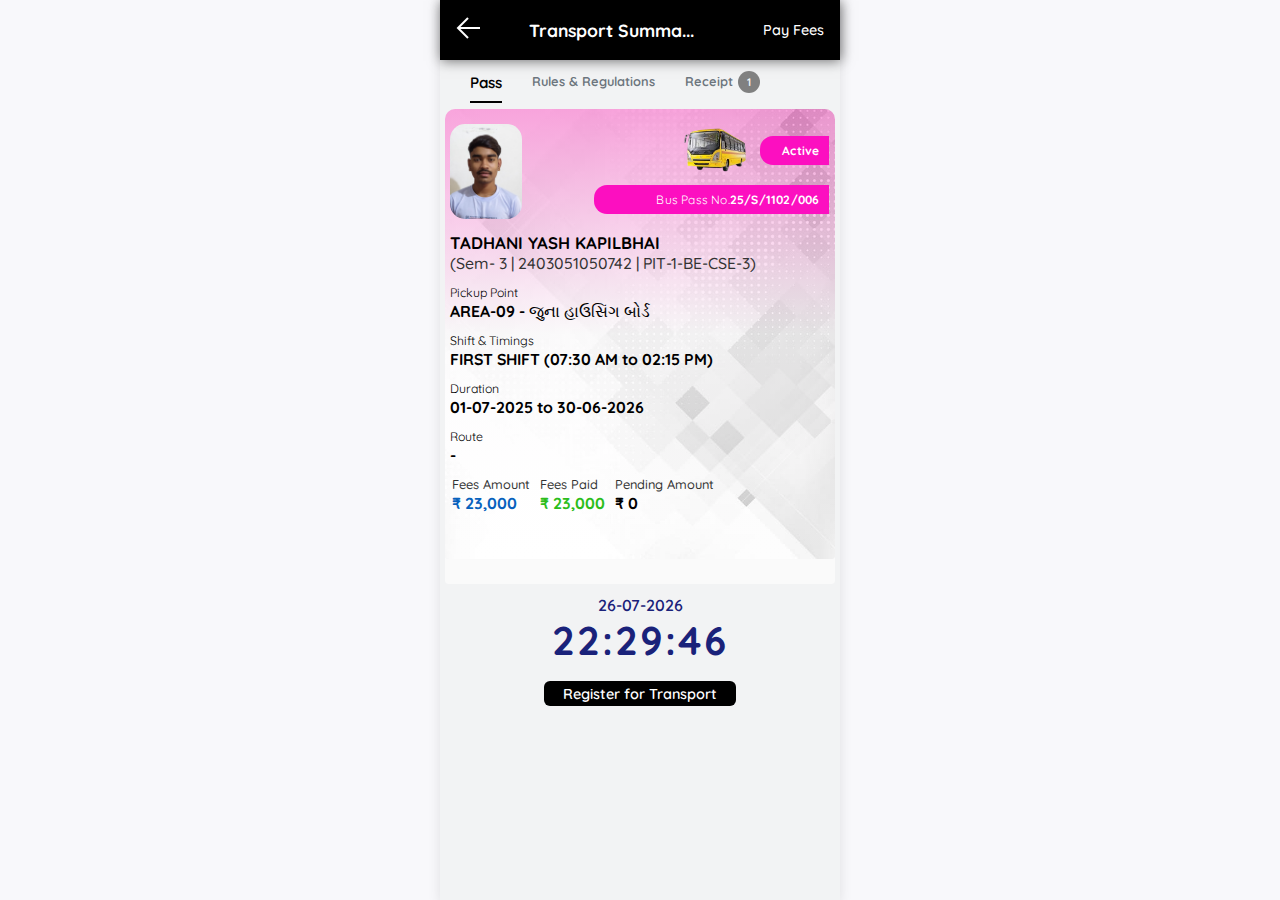
<file: index.html>
<!DOCTYPE html>
<html lang="en">
<head>
    <meta charset="UTF-8">
    <meta name="viewport" content="width=device-width, initial-scale=1.0">
    <title>Bus Pass Clone</title>
    <link rel="preconnect" href="https://fonts.googleapis.com">
    <link rel="preconnect" href="https://fonts.gstatic.com" crossorigin>
    <link href="https://fonts.googleapis.com/css2?family=Quicksand:wght@400;500;600;700&display=swap" rel="stylesheet">
    <link rel="stylesheet" href="style.css">
</head>
<body>
    <div class="container">
        <header class="header">
            <span class="arrow"><img src="arr2.png" alt=""></span> 
            <span class="title" style="margin-left: -20px; font-weight: 700;" >Transport Summa...</span>
            <span class="pay-fees" >Pay Fees</span>
        </header>

        <nav class="nav">
            <li class="active">Pass</li>
            <li>Rules & Regulations</li>
            <li class="leble">Receipt <li class="ys" style="margin-left: 5px; font-size: 0.69rem;">1</li></li>
           
        </nav>

        <main class="pass-card">
            <div class="card-top">
                <img class="student-photo" src="yash.jpeg" alt="Student Photo">
                <div class="bus-details">
                    <div class="bus-status">
                        <img class="bus-icon" src="newbus.png" alt="Bus Icon">
                        <button class="status-btn active-btn"> <strong> Active </strong> </button>
                    </div>
                    <button class="status-btn pass-no-btn">Bus Pass No. <strong>25/S/1102/006</strong></button>
                </div>
            </div>

            <div class="card-info">
                <div class="info-item">
                    <p class="name"><strong>TADHANI YASH KAPILBHAI</strong></p>
                    <p class="details">(Sem- 3 | 2403051050742 | PIT-1-BE-CSE-3)</p>
                </div>
                <div class="info-item">
                    <span class="label">Pickup Point</span>
                    <p><strong>AREA-09 -</strong> <span style="font-weight: 400;">જુના હાઉસિંગ બોર્ડ</span></p>
                </div>
                <div class="info-item">
                    <span class="label">Shift & Timings</span>
                    <p><strong>FIRST SHIFT (07:30 AM to 02:15 PM)</strong></p>
                </div>
                <div class="info-item">
                    <span class="label">Duration</span>
                    <p><strong>01-07-2025 to 30-06-2026</strong></p>
                </div>
                <div class="info-item">
                    <span class="label">Route</span>
                    <p><strong>-</strong></p>
                </div>
            </div>

            <div class="fees-section">
                <div class="fee-item">
                    <span class="label">Fees Amount</span>
                    <p class="amount blue">&#8377; 23,000</p>
                </div>
                <div class="fee-item">
                    <span class="label">Fees Paid</span>
                    <p class="amount green">&#8377; 23,000</p>
                </div>
                <div class="fee-item">
                    <span class="label">Pending Amount</span>
                    <p class="amount black">&#8377; 0</p>
                </div>
            </div>
        </main>



        <section class="time-section">
            <div id="date-display"></div>
            <div id="time-display"></div>
        </section>

        <button class="register-btn">Register for Transport</button>
    </div>

    <div class="tb">
  <div id="photoModal" class="modal">
    <div class="circle-container">
        <div class="circle-outline"></div>
 <div class="student-capsule">
        <img class="modal-content" id="zoomedPhoto">
    </div>
</div>
     </div>
</div>

    
    <script>
        function updateClock() {
            const now = new Date();
            const dateOptions = { day: '2-digit', month: '2-digit', year: 'numeric' };
            document.getElementById('date-display').textContent = now.toLocaleDateString('en-GB', dateOptions).replace(/\//g, '-');
            
            const timeOptions = { hour: '2-digit', minute: '2-digit', second: '2-digit', hour12: false };
            document.getElementById('time-display').textContent = now.toLocaleTimeString('en-GB', timeOptions);
        }
        setInterval(updateClock, 1000);
        updateClock(); // Initial call

        // Tab switching logic
        document.querySelectorAll('.nav li').forEach(item => {
            item.addEventListener('click', function() {
                document.querySelector('.nav li.active').classList.remove('active');
                this.classList.add('active');
            });
        });

                  // ADDED: JavaScript for Photo Zoom Feature
        const modal = document.getElementById("photoModal");
        const studentPhoto = document.querySelector(".student-photo");
        const modalImg = document.getElementById("zoomedPhoto");

        // When the user clicks on the student photo, open the modal
        studentPhoto.onclick = function() {
          modal.style.display = "flex";
          modalImg.src = this.src;
        }

        // When the user clicks anywhere, close the modal
        modal.onclick = function() {
            modal.style.display = "none";
        }
        
    </script>
</body>
</html>
</file>
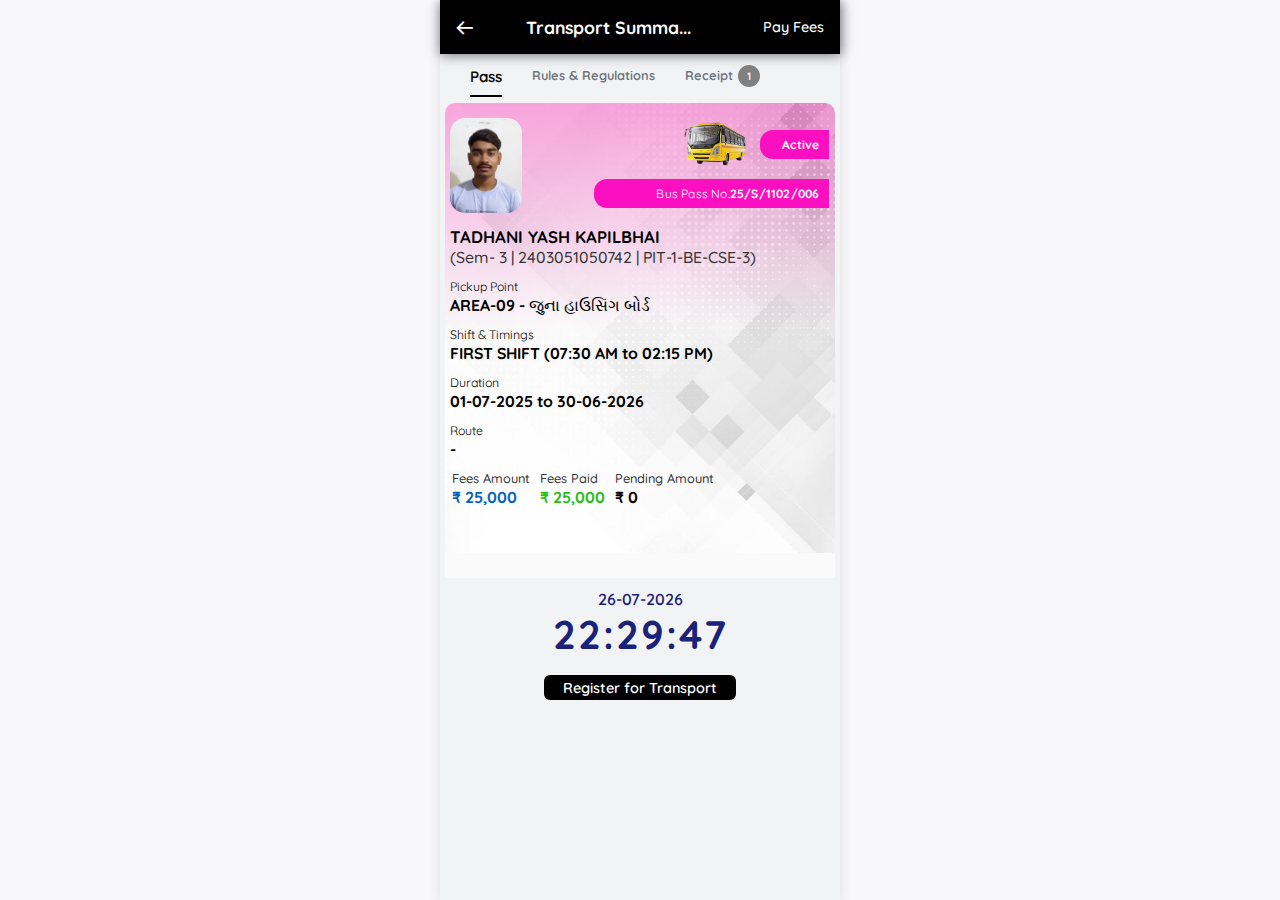
<file: Yashbuspaas.html>
<!DOCTYPE html>
<html lang="en">
<head>
    <meta charset="UTF-8">
    <meta name="viewport" content="width=device-width, initial-scale=1.0">
    <title>Bus Pass Clone</title>
    <link rel="preconnect" href="https://fonts.googleapis.com">
    <link rel="preconnect" href="https://fonts.gstatic.com" crossorigin>
    <link href="https://fonts.googleapis.com/css2?family=Quicksand:wght@400;500;600;700&display=swap" rel="stylesheet">
    <link rel="stylesheet" href="style.css">
</head>
<body>
    <div class="container">
        <header class="header">
            <span class="arrow">&#x1F860;</span>
            <span class="title" style="margin-left: -20px; font-weight: 700;" >Transport Summa...</span>
            <span class="pay-fees" >Pay Fees</span>
        </header>

        <nav class="nav">
            <li class="active">Pass</li>
            <li>Rules & Regulations</li>
            <li class="leble">Receipt <li class="ys" style="margin-left: 5px; font-size: 0.69rem;">1</li></li>
           
        </nav>

        <main class="pass-card">
            <div class="card-top">
                <img class="student-photo" src="yash.jpeg" alt="Student Photo">
                <div class="bus-details">
                    <div class="bus-status">
                        <img class="bus-icon" src="/newbus.png" alt="Bus Icon">
                        <button class="status-btn active-btn"> <strong> Active </strong> </button>
                    </div>
                    <button class="status-btn pass-no-btn">Bus Pass No. <strong>25/S/1102/006</strong></button>
                </div>
            </div>

            <div class="card-info">
                <div class="info-item">
                    <p class="name"><strong>TADHANI YASH KAPILBHAI</strong></p>
                    <p class="details">(Sem- 3 | 2403051050742 | PIT-1-BE-CSE-3)</p>
                </div>
                <div class="info-item">
                    <span class="label">Pickup Point</span>
                    <p><strong>AREA-09 -</strong> <span style="font-weight: 400;">જુના હાઉસિંગ બોર્ડ</span></p>
                </div>
                <div class="info-item">
                    <span class="label">Shift & Timings</span>
                    <p><strong>FIRST SHIFT (07:30 AM to 02:15 PM)</strong></p>
                </div>
                <div class="info-item">
                    <span class="label">Duration</span>
                    <p><strong>01-07-2025 to 30-06-2026</strong></p>
                </div>
                <div class="info-item">
                    <span class="label">Route</span>
                    <p><strong>-</strong></p>
                </div>
            </div>

            <div class="fees-section">
                <div class="fee-item">
                    <span class="label">Fees Amount</span>
                    <p class="amount blue">&#8377; 25,000</p>
                </div>
                <div class="fee-item">
                    <span class="label">Fees Paid</span>
                    <p class="amount green">&#8377; 25,000</p>
                </div>
                <div class="fee-item">
                    <span class="label">Pending Amount</span>
                    <p class="amount black">&#8377; 0</p>
                </div>
            </div>
        </main>



        <section class="time-section">
            <div id="date-display"></div>
            <div id="time-display"></div>
        </section>

        <button class="register-btn">Register for Transport</button>
    </div>

    <script>
        function updateClock() {
            const now = new Date();
            const dateOptions = { day: '2-digit', month: '2-digit', year: 'numeric' };
            document.getElementById('date-display').textContent = now.toLocaleDateString('en-GB', dateOptions).replace(/\//g, '-');
            
            const timeOptions = { hour: '2-digit', minute: '2-digit', second: '2-digit', hour12: false };
            document.getElementById('time-display').textContent = now.toLocaleTimeString('en-GB', timeOptions);
        }
        setInterval(updateClock, 1000);
        updateClock(); // Initial call

        // Tab switching logic
        document.querySelectorAll('.nav li').forEach(item => {
            item.addEventListener('click', function() {
                document.querySelector('.nav li.active').classList.remove('active');
                this.classList.add('active');
            });
        });
    </script>
</body>
</html>
</file>
<file: style.css>
:root {
    --text-blue: #0762bd;
    --text-green: #2cbd1c;
    --text-dark-blue: #1a227a;
    --text-grey: #6c757d;
    --bg-gradient: linear-gradient(to bottom, #f5b5e9, #ffffff);
    --font-family: "Quicksand", sans-serif;
}

* {
    margin: 0;
    padding: 0;
    box-sizing: border-box;
}

body {
    font-family: var(--font-family);
    background-color: #f8f8fb; 
    display: flex;
    justify-content: center;
}

.container {
    width: 100%;
    max-width: 400px;
    background-color: #f2f3f4;
    min-height: 100vh;
    box-shadow: 0 4px 12px rgba(0,0,0,0.1);
    
}

/* --- Header --- */
.header {
    display: flex;
    justify-content: space-between;
    align-items: center;
    background-color: #000;
    color: white;
    padding: 1rem;
    font-size: 1.1rem;
    font-weight: 600;
    box-shadow: #6e6e6f 1px 0.7px 12px;
}

.pay-fees{
    font-weight: 550;
    font-size: 0.9rem;
}

/* --- Navigation --- */
.nav {
    display: flex;
    list-style: none;
    padding: 0.1rem 0;

}

.ys{
  background-color: grey;
  -webkit-text-fill-color: #f2f3f4;
  border-radius: 50% ;
  padding: 0%;
  width: 1.4rem;
  height:0.1rem;
  display: flex;
  justify-content: center;
  align-items: center;
  margin-top: 9px;

}

.nav li {
    padding: 0.70rem 0;
    margin-left: 30px;
    font-weight: 650;
    color: var(--text-grey);
    cursor: pointer;
    position: relative;
    font-size: 0.8rem;
    transition: 0.15s;
}

.nav li.active {
    color: #000;
      font-size: 0.95rem;
}

.nav li.active::after {
    content: '';
    position: absolute;
    bottom: 0;
    left: 0;
    width: 100%;
    height: 2px;
    background-color: #000;
   transition: 0.15s;
}

/* --- Pass Card --- */
.pass-card {
    margin: 0.3rem;
    padding: 0.3rem;
    border-radius: 10px 10px 4px 4px;
    background-size: 100% 100%;
    background-size: cover;
    background-repeat: no-repeat;
    background-image: linear-gradient(
                    to bottom , 
                    #f12eb06e, 
                    rgba(249, 247, 249, 0.368),
                    rgba(255, 255, 255, 0)
                ), 
                url('original.jpeg');
    height: 450px;
    background-position: center 100%;
    box-shadow: 0 25px 0px 0px #fafafa;
}

.card-top {
    display: flex;
    gap: 1rem;
    align-items: flex-start;
}

.student-photo {
    width: 72px;
    height: 95px;
    object-fit: cover;
    border-radius: 15px;
    margin-top: 10px;
 
}

.bus-details {
    flex: 1;
    display: flex;
    flex-direction: column;
    align-items: flex-end;
    text-align: end;
    gap: 0.5rem;
    margin-top: 10px;
}

.bus-status {
    display: flex;
    align-items: center;
    justify-content: flex-end;
    width: 100%;
    text-align: end;
}

.bus-icon {
    width: 90px;
    z-index: 1;
}

.status-btn {
    background-color: #fc0fc0;
    color: white;
    border: none;
    font-family: var(--font-family);
    font-weight: 400;
    padding: 0.44rem 1rem;
    border-radius: 13px;
    cursor: pointer;
    letter-spacing: 0.2px;
    display: inline-flex;
    padding-inline-end: 9px;
}

.active-btn {
    border-top-right-radius: 0;
    border-bottom-right-radius: 0;
     font-size: 0.75rem;
    padding-left: 1.4rem; 
    margin-right: 0.12rem;
}

.pass-no-btn {
    font-size: 0.75rem;
    border-top-right-radius: 0;
    border-bottom-right-radius: 0;
    width: 80%;
    text-align: end;
    display: flex;
    justify-content: end;
    margin-right: 0.12rem;
}

/* --- Card Info Section --- */
.card-info {
    margin-top: 0.8rem;
}

.info-item {
    margin-bottom: 0.5rem;
}

.info-item .name {
    font-size: 1.05rem;
}

.info-item .details {
    font-weight: 500;
    color: #333;
}

.info-item .label {
    font-size: 0.77rem;
    color: var(--text-black);
}

.info-item p {
    font-weight: 600;
    font-size: 0.99rem;
}

/* --- Fees Section --- */
.fees-section {
    margin-left: -8px;
    display: flex;
    text-align: left;


}

.fee-item .label {
    font-size: 0.8rem;
    margin-left: 10px;
    font-weight: 500;
    color: #333;
}

.fee-item .amount {
    font-size: 1rem;
    font-weight: 700;
    margin-left: 10px;
}

.amount.blue { color: var(--text-blue); }
.amount.green { color: var(--text-green); }
.amount.black { color: #000; }

/* --- Time and Register Button --- */
.time-section {
    text-align: center;
    margin-top: 2.25rem ;
    color: var(--text-dark-blue);
}

#date-display {
    font-size: 1rem;
    font-weight: 600;
}

#time-display {
    font-size: 2.5rem;
    font-weight: 700;
    letter-spacing: 2px;
}

.register-btn {
    display: block;
    width: fit-content;
    margin: 1rem auto;
    background-color: #000;
    color: white;
    border: none;
    border-radius: 6px;
    padding: 0.2rem 1.2rem;
    font-size: 0.9rem;
    font-weight: 600;
    font-family: var(--font-family);
    cursor: pointer;

     /* background-color: black;
      color: white;
      border: none;
      border-radius: 5px;
      padding: 3px 18px;
      margin: 17px auto;
      font-size: 13px;
      font-family: "Quicksand", sans-serif;
      font-weight: 680;
      display: block;
      cursor: pointer; */
}
</file>
